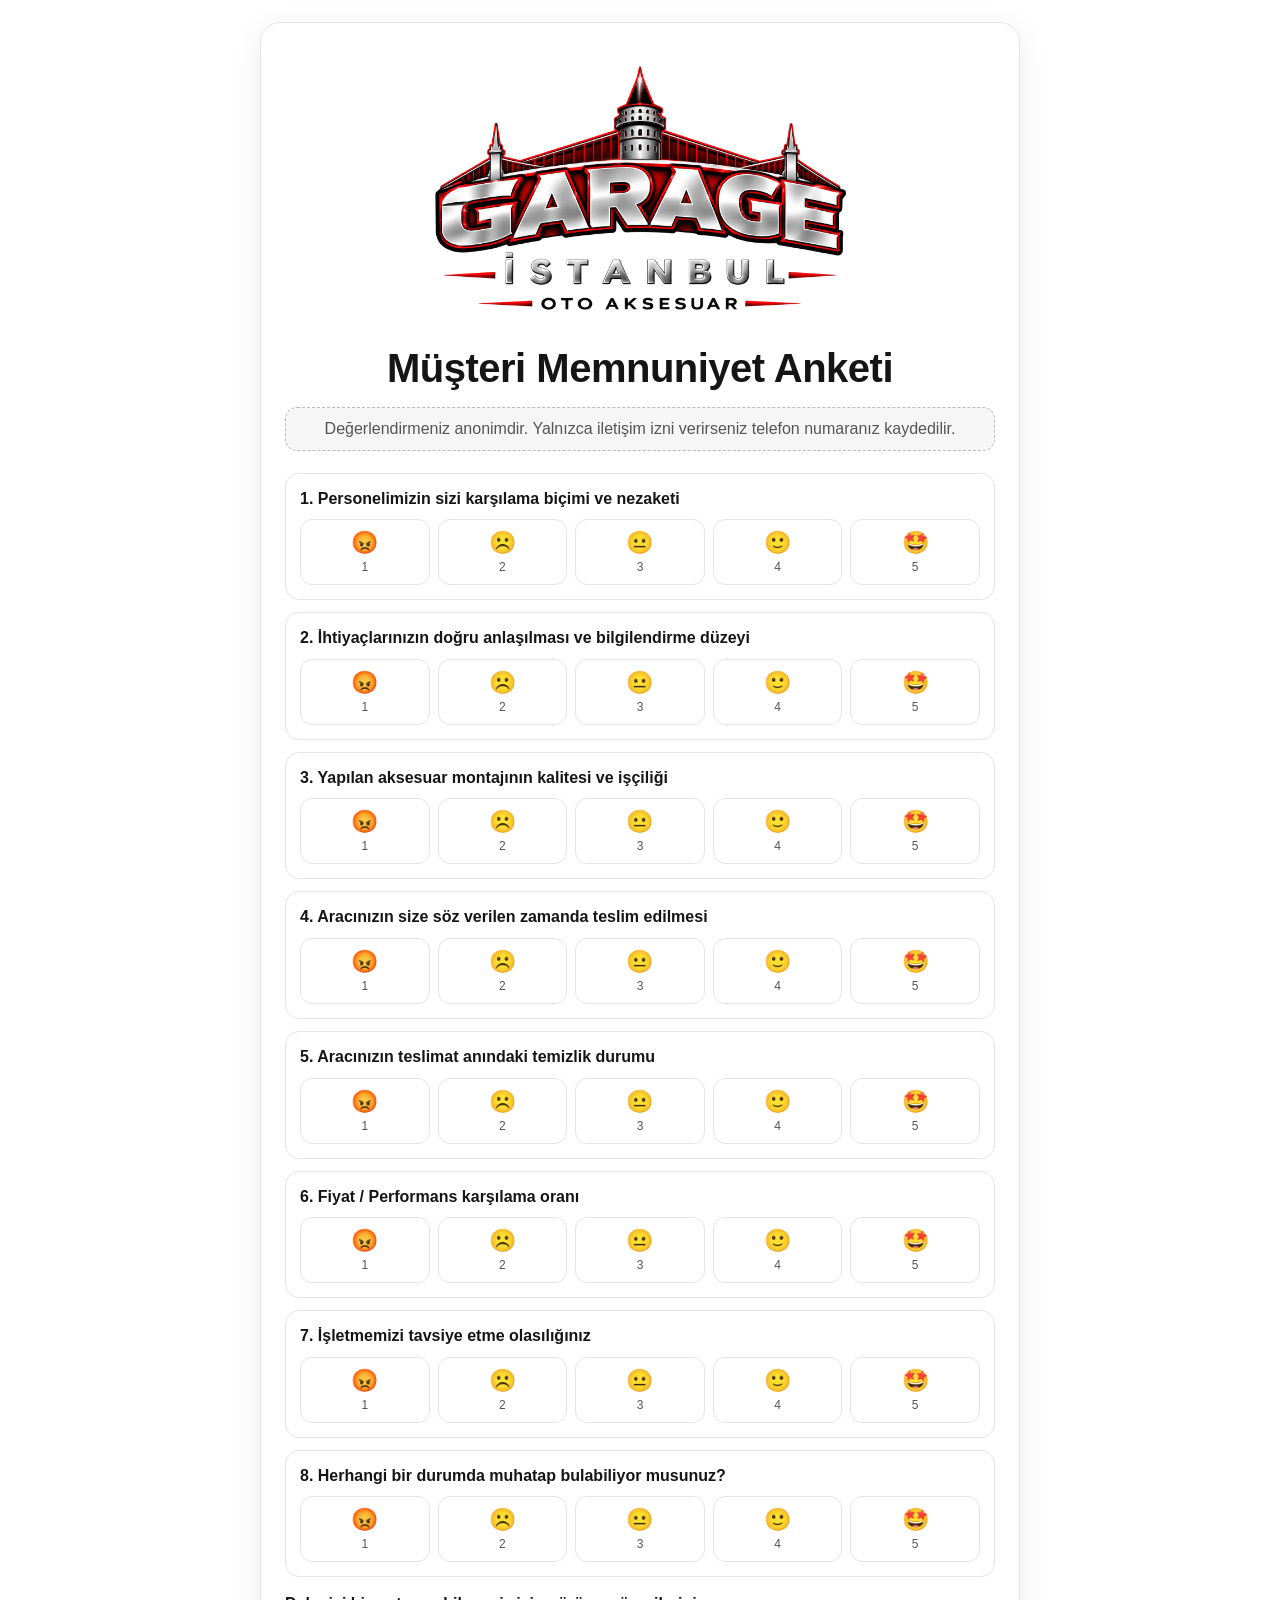
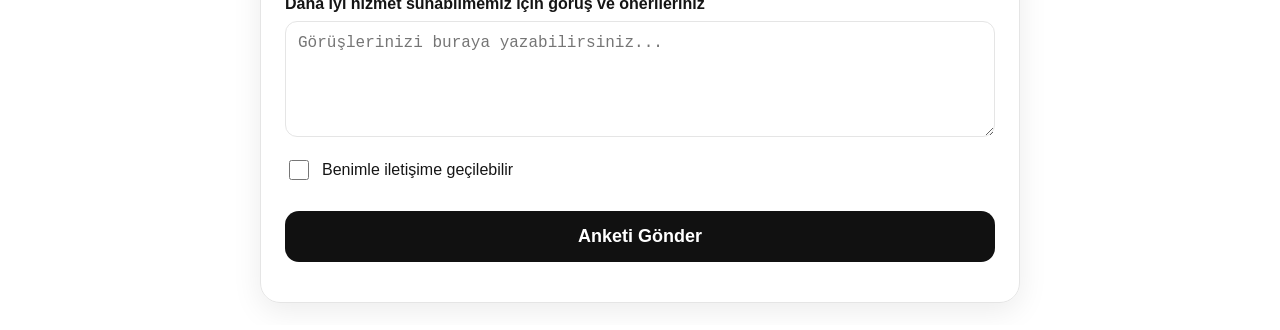
<file: index.html>
<!doctype html>
<html lang="tr">
<head>
  <meta charset="utf-8" />
  <meta name="viewport" content="width=device-width, initial-scale=1" />
  <title>Garage İstanbul | Müşteri Memnuniyet Anketi</title>
  <link rel="stylesheet" href="./survey.css" />
</head>
<body>
  <main class="survey-page">
    <section class="card">
      <img src="./logo.png" alt="Garage İstanbul Logo" class="logo" onerror="this.style.display='none'" />
      <h1>Müşteri Memnuniyet Anketi</h1>
      <p class="privacy">Değerlendirmeniz anonimdir. Yalnızca iletişim izni verirseniz telefon numaranız kaydedilir.</p>
      <form id="surveyForm">
        <div id="questions"></div>
        <label class="label" for="suggestion">Daha iyi hizmet sunabilmemiz için görüş ve önerileriniz</label>
        <textarea id="suggestion" rows="5" placeholder="Görüşlerinizi buraya yazabilirsiniz..."></textarea>
        <label class="check-row">
          <input type="checkbox" id="contactAllowed" />
          <span>Benimle iletişime geçilebilir</span>
        </label>
        <div id="phoneBox" class="hidden">
          <label class="label" for="phone">Telefon numaranız</label>
          <input id="phone" type="tel" placeholder="05xx xxx xx xx" />
        </div>
        <button type="submit" id="submitBtn">Anketi Gönder</button>
        <p id="message" class="message"></p>
      </form>
    </section>
  </main>
  <script src="./survey.js"></script>
</body>
</html>
</file>
<file: survey.css>
:root{--bg:#fff;--text:#151515;--muted:#555;--border:#e5e5e5;--dark:#111;--soft:#f6f6f6}
*{box-sizing:border-box} body{margin:0;font-family:Arial,Helvetica,sans-serif;background:#fff;color:var(--text)}
.survey-page{min-height:100vh;display:flex;justify-content:center;padding:22px 12px}
.card{width:100%;max-width:760px;border:1px solid var(--border);border-radius:20px;padding:24px;box-shadow:0 8px 30px rgba(0,0,0,.08)}
.logo{display:block;width:100%;max-width:430px;margin:0 auto 12px}
h1{text-align:center;margin:10px 0 8px;font-size:clamp(26px,5vw,40px);letter-spacing:-.5px}
.privacy{text-align:center;background:var(--soft);border:1px dashed #bbb;padding:12px;border-radius:12px;color:var(--muted);margin-bottom:22px}
.question{border:1px solid var(--border);border-radius:14px;padding:14px;margin-bottom:12px}
.question-title{font-weight:700;margin-bottom:10px;line-height:1.35}
.rating{display:grid;grid-template-columns:repeat(5,1fr);gap:8px}
.rating input{display:none}
.rating label{display:flex;flex-direction:column;align-items:center;gap:4px;border:1px solid var(--border);border-radius:12px;padding:10px 4px;cursor:pointer;background:#fff;transition:.15s ease;font-size:22px}
.rating label small{font-size:12px;color:var(--muted)}
.rating input:checked+label{background:var(--dark);color:#fff;border-color:var(--dark);transform:translateY(-1px)}
.rating input:checked+label small{color:#fff}
.label{display:block;font-weight:700;margin:18px 0 8px}
textarea,input[type=tel]{width:100%;border:1px solid var(--border);border-radius:12px;padding:12px;font-size:16px;outline:none}
textarea:focus,input[type=tel]:focus{border-color:#111}
.check-row{display:flex;align-items:center;gap:10px;margin:16px 0 8px;cursor:pointer}
.check-row input{width:20px;height:20px}.hidden{display:none}
button{width:100%;border:none;margin-top:20px;background:#111;color:#fff;padding:15px 18px;border-radius:14px;font-size:18px;font-weight:800;cursor:pointer}
button:disabled{opacity:.65;cursor:not-allowed}.message{text-align:center;font-weight:700;margin-top:14px}
@media(max-width:520px){.card{padding:18px 12px;border-radius:14px}.rating{gap:5px}.rating label{font-size:18px;padding:9px 2px}.rating label small{font-size:11px}}
</file>
